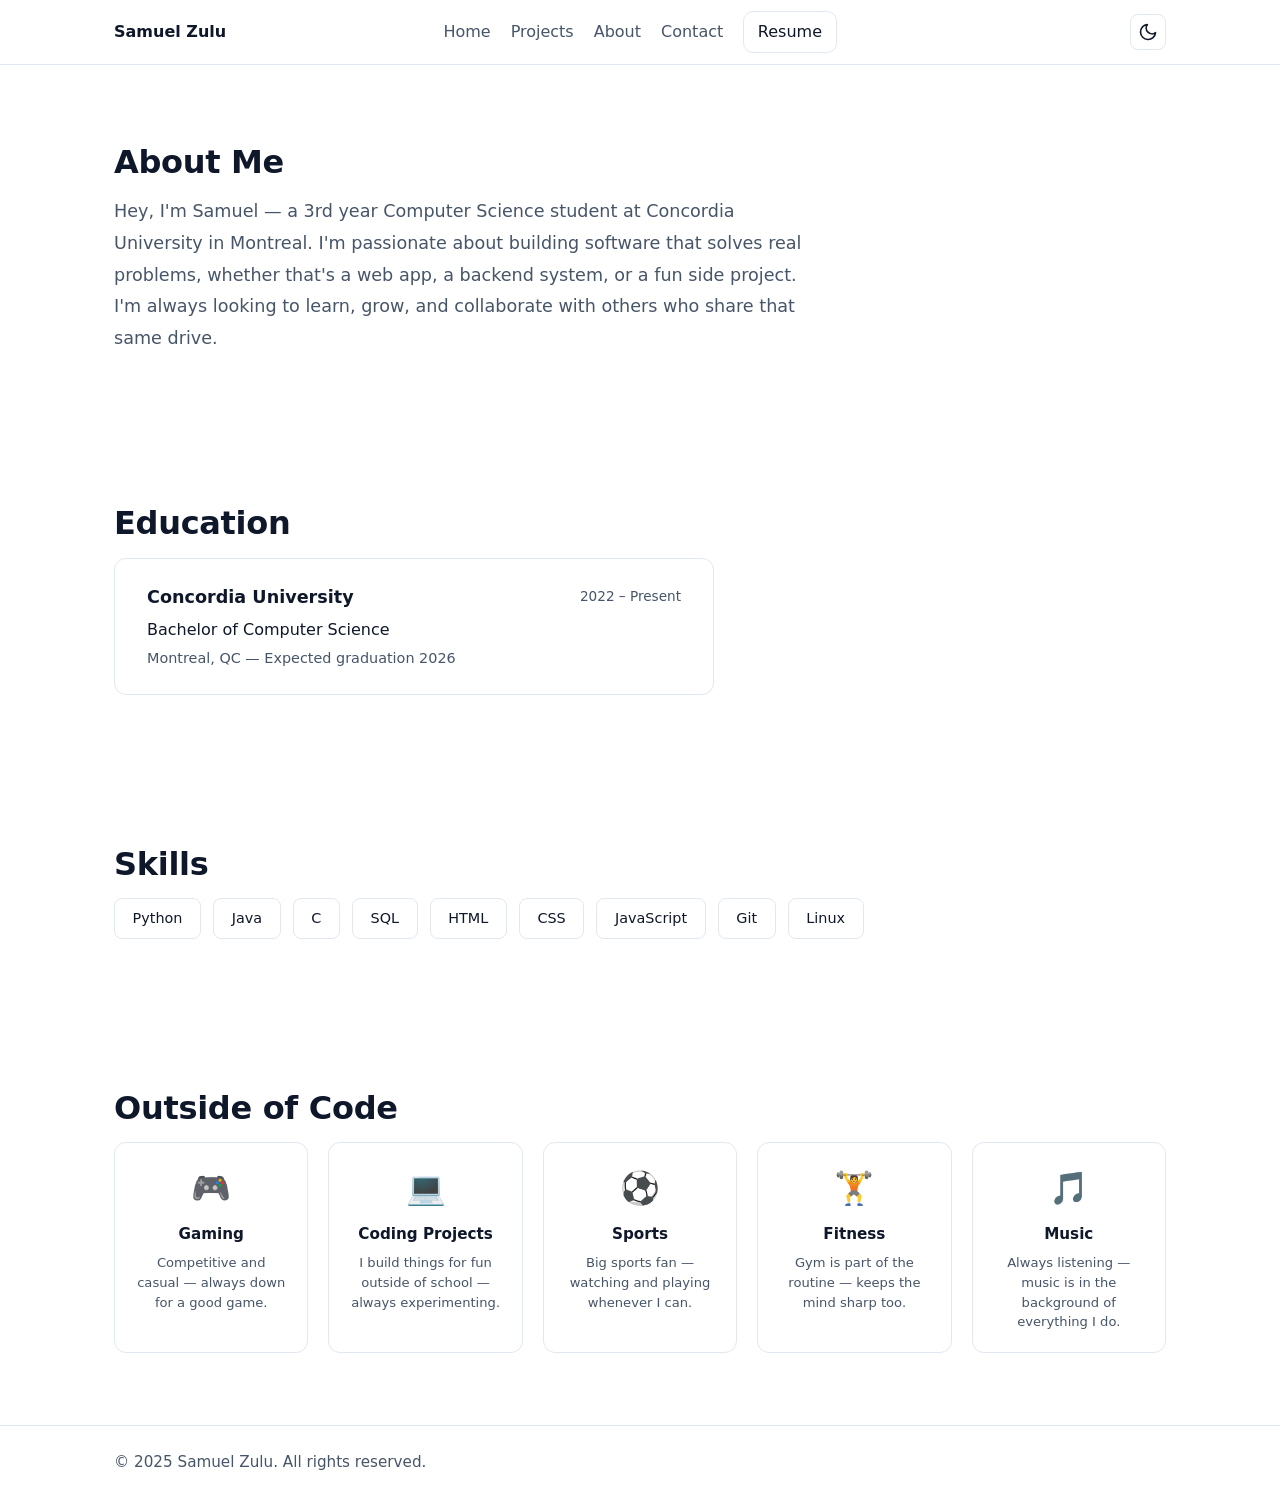
<file: about.html>
<!DOCTYPE html>
<html lang="en">
    <head>
        <meta charset="UTF-8">
        <meta name="viewport" content="width=device-width, initial-scale=1.0">
        <meta name="description" content="About Samuel Zulu — 3rd year CS student at Concordia University, Montreal.">
        <title>Samuel Zulu | About</title>
        <link rel="apple-touch-icon" sizes="180x180" href="/apple-touch-icon.png">
        <link rel="icon" type="image/png" sizes="32x32" href="/favicon-32x32.png">
        <link rel="icon" type="image/png" sizes="16x16" href="/favicon-16x16.png">
        <link rel="stylesheet" href="css/styles.css">
    </head>

    <body>
        <header class="navbar">
            <div class="container">
                <div class="logo">Samuel Zulu</div>
                <div class="nav-center">
                    <nav class="nav-links" id="primary-nav">
                        <a href="index.html">Home</a>
                        <a href="projects.html">Projects</a>
                        <a href="about.html" class="active">About</a>
                        <a href="contact.html">Contact</a>
                        <a href="assets/Samuel_Zulu_Resume.pdf" class="resume-btn">Resume</a>
                    </nav>

                    
                </div>
                <button
                    class="nav-toggle"
                    aria-label="open menu"
                    aria-expanded="false"
                    aria-controls="primary-nav"
                >
                    <span class="bar"></span>
                    <span class="bar"></span>
                    <span class="bar"></span>
                </button>
                <!-- Dark Mode button -->
                <button class="theme-toggle" id="theme-toggle" aria-label="Toggle dark mode">
                    <svg id="icon-moon" xmlns="http://www.w3.org/2000/svg" width="20" height="20" viewBox="0 0 24 24" fill="none" stroke="currentColor" stroke-width="2" stroke-linecap="round" stroke-linejoin="round">
                        <path d="M21 12.79A9 9 0 1 1 11.21 3 7 7 0 0 0 21 12.79z"/>
                    </svg>
                    <svg id="icon-sun" xmlns="http://www.w3.org/2000/svg" width="20" height="20" viewBox="0 0 24 24" fill="none" stroke="currentColor" stroke-width="2" stroke-linecap="round" stroke-linejoin="round" style="display:none">
                        <circle cx="12" cy="12" r="5"/>
                        <line x1="12" y1="1" x2="12" y2="3"/>
                        <line x1="12" y1="21" x2="12" y2="23"/>
                        <line x1="4.22" y1="4.22" x2="5.64" y2="5.64"/>
                        <line x1="18.36" y1="18.36" x2="19.78" y2="19.78"/>
                        <line x1="1" y1="12" x2="3" y2="12"/>
                        <line x1="21" y1="12" x2="23" y2="12"/>
                        <line x1="4.22" y1="19.78" x2="5.64" y2="18.36"/>
                        <line x1="18.36" y1="5.64" x2="19.78" y2="4.22"/>
                    </svg>
                </button>
            </div>
        </header>

        <main>

            <!-- Bio -->
            <section class="about-page section" id="about">
                <div class="container">
                    <h1 class="section-title reveal">About Me</h1>
                    <p class="about-bio reveal">
                        Hey, I'm Samuel — a 3rd year Computer Science student at Concordia University in Montreal.
                        I'm passionate about building software that solves real problems, whether that's a web app,
                        a backend system, or a fun side project. I'm always looking to learn, grow, and collaborate
                        with others who share that same drive.
                    </p>
                </div>
            </section>

            <!-- Education -->
            <section class="section" id="education">
                <div class="container">
                    <h2 class="section-title reveal">Education</h2>
                    <div class="education-card reveal">
                        <div class="edu-header">
                            <h3>Concordia University</h3>
                            <span class="edu-year">2022 – Present</span>
                        </div>
                        <p class="edu-degree">Bachelor of Computer Science</p>
                        <p class="edu-detail">Montreal, QC &mdash; Expected graduation 2026</p>
                    </div>
                </div>
            </section>

            <!-- Skills -->
            <section class="section" id="skills">
                <div class="container">
                    <h2 class="section-title reveal">Skills</h2>
                    <div class="skills-grid reveal">
                        <div class="skill-tag">Python</div>
                        <div class="skill-tag">Java</div>
                        <div class="skill-tag">C</div>
                        <div class="skill-tag">SQL</div>
                        <div class="skill-tag">HTML</div>
                        <div class="skill-tag">CSS</div>
                        <div class="skill-tag">JavaScript</div>
                        <div class="skill-tag">Git</div>
                        <div class="skill-tag">Linux</div>
                    </div>
                </div>
            </section>

            <!-- Hobbies -->
            <section class="section" id="hobbies">
                <div class="container">
                    <h2 class="section-title reveal">Outside of Code</h2>
                    <div class="hobbies-grid reveal">
                        <div class="hobby-card">
                            <span class="hobby-icon">🎮</span>
                            <h4>Gaming</h4>
                            <p>Competitive and casual — always down for a good game.</p>
                        </div>
                        <div class="hobby-card">
                            <span class="hobby-icon">💻</span>
                            <h4>Coding Projects</h4>
                            <p>I build things for fun outside of school — always experimenting.</p>
                        </div>
                        <div class="hobby-card">
                            <span class="hobby-icon">⚽</span>
                            <h4>Sports</h4>
                            <p>Big sports fan — watching and playing whenever I can.</p>
                        </div>
                        <div class="hobby-card">
                            <span class="hobby-icon">🏋️</span>
                            <h4>Fitness</h4>
                            <p>Gym is part of the routine — keeps the mind sharp too.</p>
                        </div>
                        <div class="hobby-card">
                            <span class="hobby-icon">🎵</span>
                            <h4>Music</h4>
                            <p>Always listening — music is in the background of everything I do.</p>
                        </div>
                    </div>
                </div>
            </section>

        </main>

        <footer class="footer">
            <div class="container">
                <p>&copy; 2025 Samuel Zulu. All rights reserved.</p>
            </div>
        </footer>

        <script src="js/main.js"></script>
    </body>
</html>
</file>
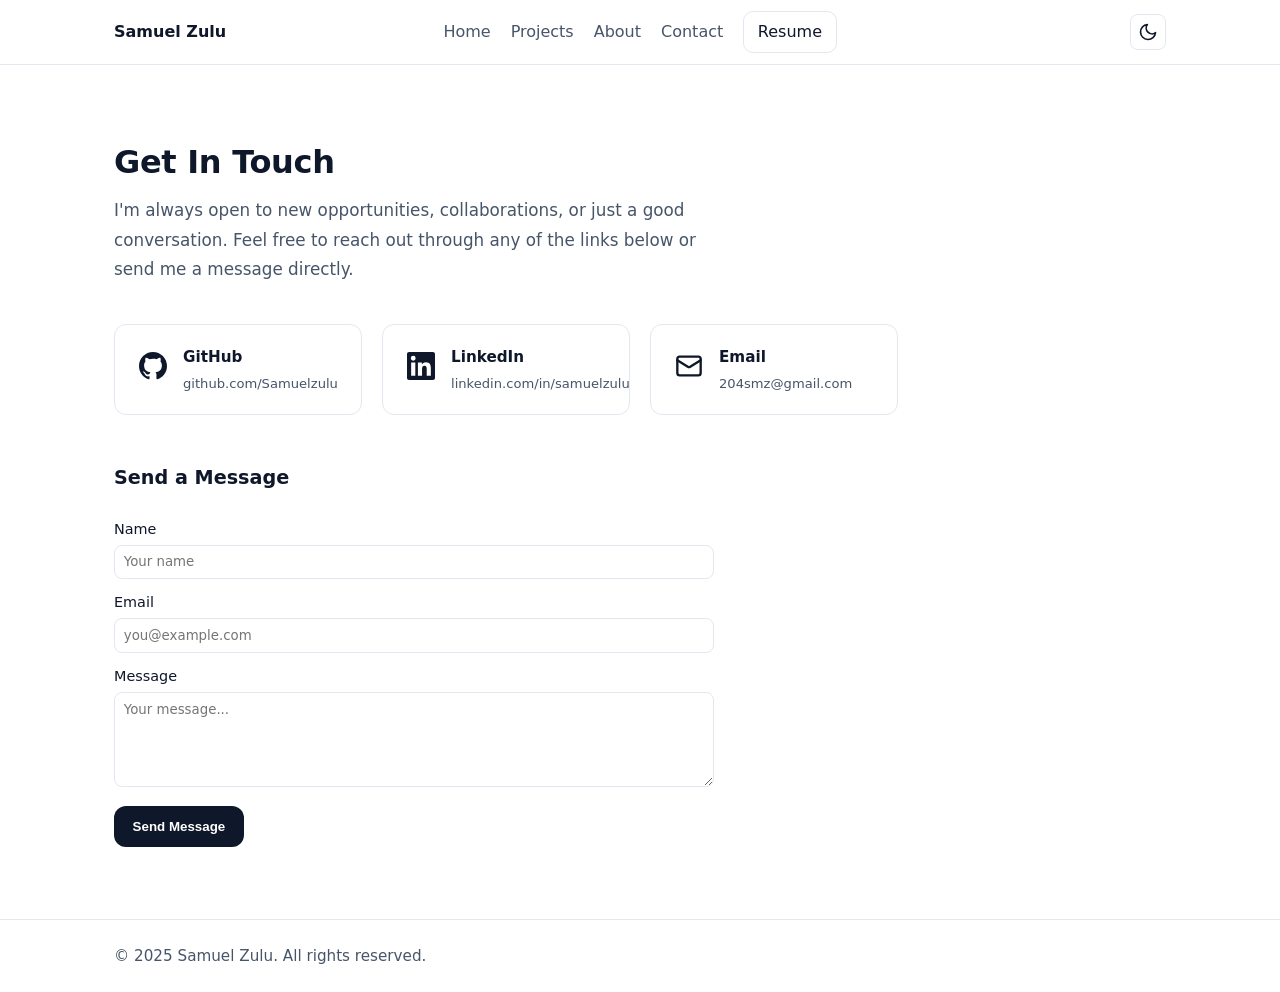
<file: contact.html>
<!DOCTYPE html>
<html lang="en">
    <head>
        <meta charset="UTF-8">
        <meta name="viewport" content="width=device-width, initial-scale=1.0">
        <meta name="description" content="Get in touch with Samuel Zulu — GitHub, LinkedIn, and email.">
        <title>Samuel Zulu | Contact</title>
        <link rel="apple-touch-icon" sizes="180x180" href="/apple-touch-icon.png">
        <link rel="icon" type="image/png" sizes="32x32" href="/favicon-32x32.png">
        <link rel="icon" type="image/png" sizes="16x16" href="/favicon-16x16.png">
        <link rel="stylesheet" href="css/styles.css">
    </head>

    <body>
        <header class="navbar">
            <div class="container">
                <div class="logo">Samuel Zulu</div>
                <div class="nav-center">
                    <nav class="nav-links" id="primary-nav">
                        <a href="index.html">Home</a>
                        <a href="projects.html">Projects</a>
                        <a href="about.html">About</a>
                        <a href="contact.html" class="active">Contact</a>
                        <a href="assets/Samuel_Zulu_Resume.pdf" class="resume-btn">Resume</a>
                    </nav>
                </div>
                <button
                    class="nav-toggle"
                    aria-label="open menu"
                    aria-expanded="false"
                    aria-controls="primary-nav"
                >
                    <span class="bar"></span>
                    <span class="bar"></span>
                    <span class="bar"></span>
                </button>
                <!-- Dark Mode button -->
                <button class="theme-toggle" id="theme-toggle" aria-label="Toggle dark mode">
                    <svg id="icon-moon" xmlns="http://www.w3.org/2000/svg" width="20" height="20" viewBox="0 0 24 24" fill="none" stroke="currentColor" stroke-width="2" stroke-linecap="round" stroke-linejoin="round">
                        <path d="M21 12.79A9 9 0 1 1 11.21 3 7 7 0 0 0 21 12.79z"/>
                    </svg>
                    <svg id="icon-sun" xmlns="http://www.w3.org/2000/svg" width="20" height="20" viewBox="0 0 24 24" fill="none" stroke="currentColor" stroke-width="2" stroke-linecap="round" stroke-linejoin="round" style="display:none">
                        <circle cx="12" cy="12" r="5"/>
                        <line x1="12" y1="1" x2="12" y2="3"/>
                        <line x1="12" y1="21" x2="12" y2="23"/>
                        <line x1="4.22" y1="4.22" x2="5.64" y2="5.64"/>
                        <line x1="18.36" y1="18.36" x2="19.78" y2="19.78"/>
                        <line x1="1" y1="12" x2="3" y2="12"/>
                        <line x1="21" y1="12" x2="23" y2="12"/>
                        <line x1="4.22" y1="19.78" x2="5.64" y2="18.36"/>
                        <line x1="18.36" y1="5.64" x2="19.78" y2="4.22"/>
                    </svg>
                </button>
            </div>
        </header>

        <main>

            <section class="section" id="contact">
                <div class="container">
                    <h1 class="section-title reveal">Get In Touch</h1>
                    <p class="contact-intro reveal">
                        I'm always open to new opportunities, collaborations, or just a good conversation.
                        Feel free to reach out through any of the links below or send me a message directly.
                    </p>

                    <!-- Contact Links -->
                    <div class="contact-links-grid reveal">
                        <a href="https://github.com/Samuelzulu" class="contact-link-card" target="_blank">
                            <span class="contact-link-icon">
                                <svg xmlns="http://www.w3.org/2000/svg" width="28" height="28" viewBox="0 0 24 24" fill="currentColor">
                                    <path d="M12 0C5.37 0 0 5.37 0 12c0 5.3 3.438 9.8 8.205 11.385.6.113.82-.258.82-.577
                                    0-.285-.01-1.04-.015-2.04-3.338.724-4.042-1.61-4.042-1.61-.546-1.387-1.333-1.756-1.333-1.756
                                    -1.089-.745.083-.729.083-.729 1.205.084 1.84 1.236 1.84 1.236 1.07 1.835 2.809 1.305
                                    3.495.998.108-.776.418-1.305.762-1.605-2.665-.3-5.466-1.332-5.466-5.93
                                    0-1.31.465-2.38 1.235-3.22-.135-.303-.54-1.523.105-3.176 0 0 1.005-.322
                                    3.3 1.23a11.52 11.52 0 0 1 3-.405c1.02.005 2.045.138 3 .405
                                    2.28-1.552 3.285-1.23 3.285-1.23.645 1.653.24 2.873.12 3.176.765.84
                                    1.23 1.91 1.23 3.22 0 4.61-2.805 5.625-5.475 5.92.42.36.81 1.096.81
                                    2.22 0 1.606-.015 2.896-.015 3.286 0 .315.21.69.825.57C20.565 21.795
                                    24 17.295 24 12c0-6.63-5.37-12-12-12z"/>
                                </svg>
                            </span>
                            <div>
                                <h3>GitHub</h3>
                                <p>github.com/Samuelzulu</p>
                            </div>
                        </a>

                        <a href="https://www.linkedin.com/in/samuel-zulu-51141b249/" class="contact-link-card" target="_blank">
                            <span class="contact-link-icon">
                                <svg xmlns="http://www.w3.org/2000/svg" width="28" height="28" viewBox="0 0 24 24" fill="currentColor">
                                    <path d="M20.447 20.452h-3.554v-5.569c0-1.328-.027-3.037-1.852-3.037
                                    -1.853 0-2.136 1.445-2.136 2.939v5.667H9.351V9h3.414v1.561h.046
                                    c.477-.9 1.637-1.85 3.37-1.85 3.601 0 4.267 2.37 4.267 5.455v6.286zM5.337
                                    7.433a2.062 2.062 0 0 1-2.063-2.065 2.064 2.064 0 1 1 2.063 2.065zm1.782
                                    13.019H3.555V9h3.564v11.452zM22.225 0H1.771C.792 0 0 .774 0 1.729v20.542
                                    C0 23.227.792 24 1.771 24h20.451C23.2 24 24 23.227 24 22.271V1.729C24 .774
                                    23.2 0 22.222 0h.003z"/>
                                </svg>
                            </span>
                            <div>
                                <h3>LinkedIn</h3>
                                <p>linkedin.com/in/samuelzulu</p>
                            </div>
                        </a>

                        <a href="mailto:204smz@gmail.com" class="contact-link-card">
                            <span class="contact-link-icon">
                                <svg xmlns="http://www.w3.org/2000/svg" width="28" height="28" viewBox="0 0 24 24" fill="none" stroke="currentColor" stroke-width="2" stroke-linecap="round" stroke-linejoin="round">
                                    <rect x="2" y="4" width="20" height="16" rx="2"/>
                                    <path d="m22 7-8.97 5.7a1.94 1.94 0 0 1-2.06 0L2 7"/>
                                </svg>
                            </span>
                            <div>
                                <h3>Email</h3>
                                <p>204smz@gmail.com</p>
                            </div>
                        </a>
                    </div>

                    <!-- Contact Form -->
                    <div class="contact-form-wrapper reveal">
                        <h2>Send a Message</h2>
                        <form class="contact-form" action="mailto:204smz@gmail.com" method="GET" enctype="text/plain">
                            <label>
                                Name
                                <input type="text" name="name" placeholder="Your name">
                            </label>
                            <label>
                                Email
                                <input type="email" name="email" placeholder="you@example.com">
                            </label>
                            <label>
                                Message
                                <textarea rows="5" name="body" placeholder="Your message..."></textarea>
                            </label>
                            <button type="submit" class="btn primary">Send Message</button>
                        </form>
                    </div>

                </div>
            </section>

        </main>

        <footer class="footer">
            <div class="container">
                <p>&copy; 2025 Samuel Zulu. All rights reserved.</p>
            </div>
        </footer>

        <script src="js/main.js"></script>
    </body>
</html>
</file>
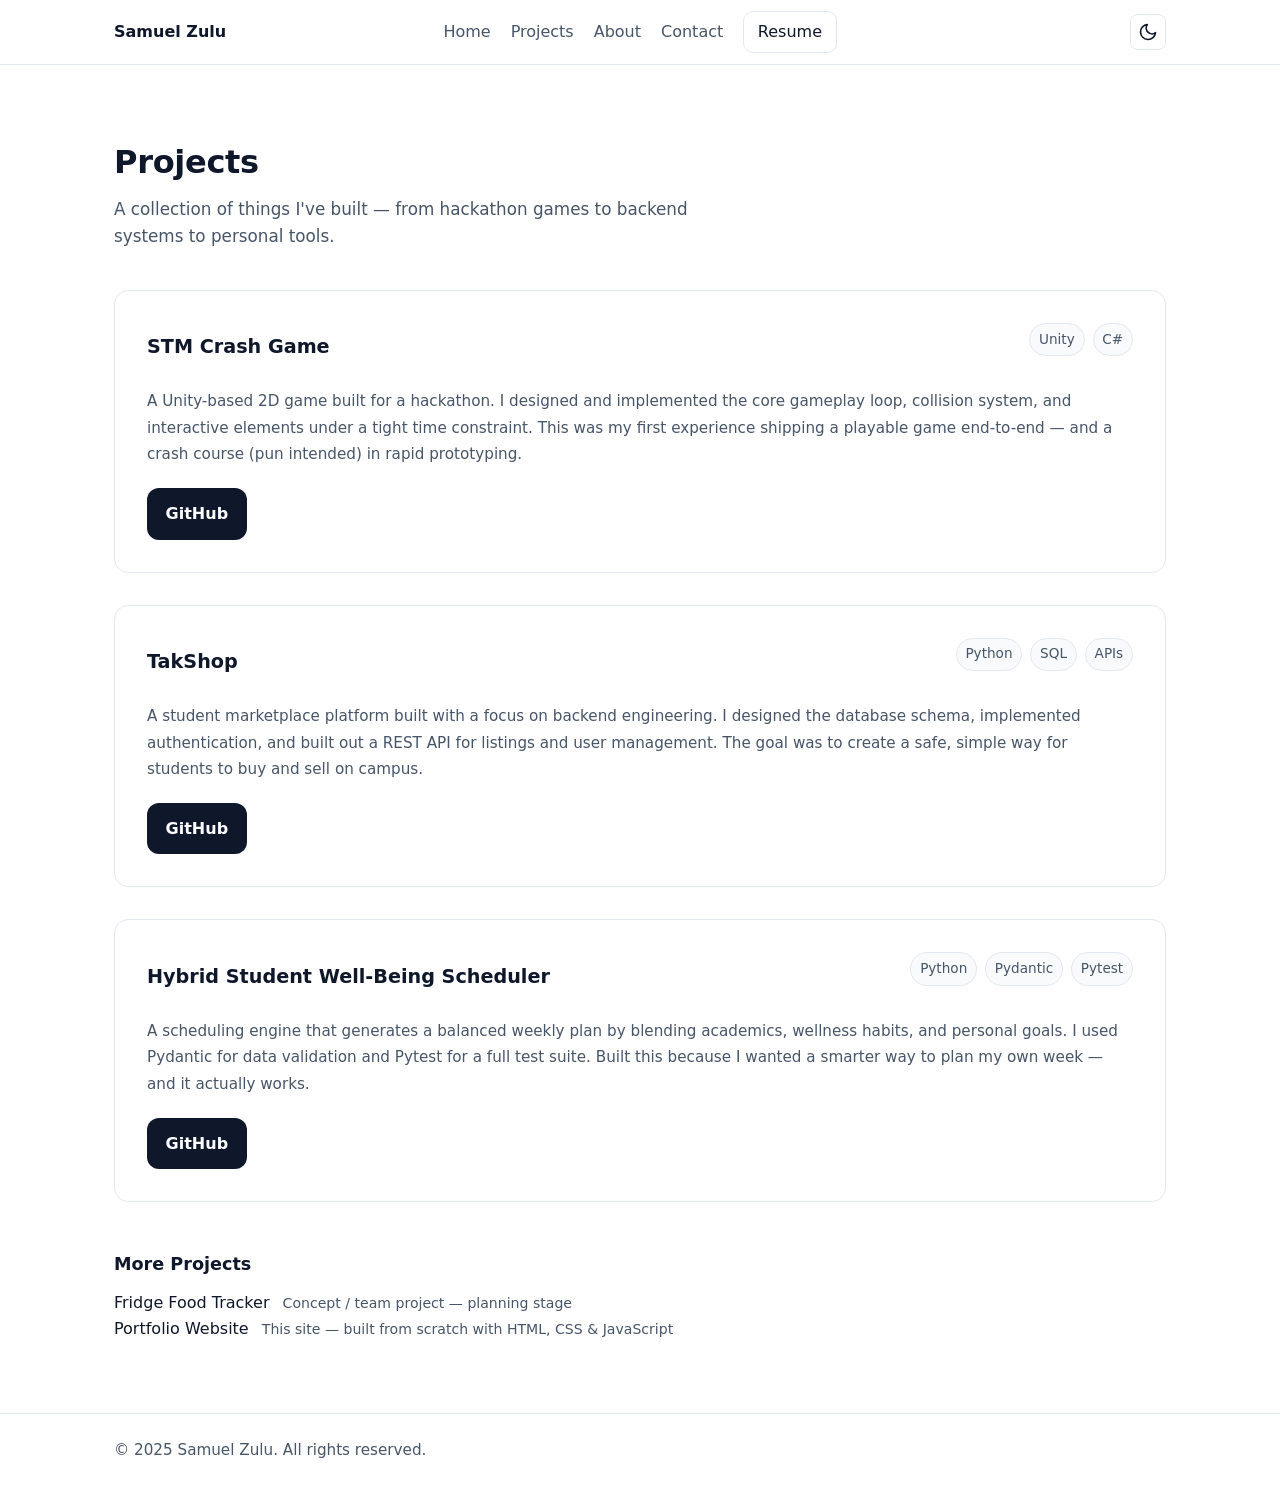
<file: projects.html>
<!DOCTYPE html>
<html lang="en">
    <head>
        <meta charset="UTF-8">
        <meta name="viewport" content="width=device-width, initial-scale=1.0">
        <meta name="description" content="Projects by Samuel Zulu — Unity games, backend systems, and more.">
        <title>Samuel Zulu | Projects</title>
        <link rel="apple-touch-icon" sizes="180x180" href="/apple-touch-icon.png">
        <link rel="icon" type="image/png" sizes="32x32" href="/favicon-32x32.png">
        <link rel="icon" type="image/png" sizes="16x16" href="/favicon-16x16.png">
        <link rel="stylesheet" href="css/styles.css">
    </head>

    <body>
        <header class="navbar">
            <div class="container">
                <div class="logo">Samuel Zulu</div>
                <div class="nav-center">
                    <nav class="nav-links" id="primary-nav">
                        <a href="index.html">Home</a>
                        <a href="projects.html" class="active">Projects</a>
                        <a href="about.html">About</a>
                        <a href="contact.html">Contact</a>
                        <a href="assets/Samuel_Zulu_Resume.pdf" class="resume-btn">Resume</a>
                    </nav>
                </div>
                <button
                    class="nav-toggle"
                    aria-label="open menu"
                    aria-expanded="false"
                    aria-controls="primary-nav"
                >
                    <span class="bar"></span>
                    <span class="bar"></span>
                    <span class="bar"></span>
                </button>
                <!-- Dark Mode button -->
                <button class="theme-toggle" id="theme-toggle" aria-label="Toggle dark mode">
                    <svg id="icon-moon" xmlns="http://www.w3.org/2000/svg" width="20" height="20" viewBox="0 0 24 24" fill="none" stroke="currentColor" stroke-width="2" stroke-linecap="round" stroke-linejoin="round">
                        <path d="M21 12.79A9 9 0 1 1 11.21 3 7 7 0 0 0 21 12.79z"/>
                    </svg>
                    <svg id="icon-sun" xmlns="http://www.w3.org/2000/svg" width="20" height="20" viewBox="0 0 24 24" fill="none" stroke="currentColor" stroke-width="2" stroke-linecap="round" stroke-linejoin="round" style="display:none">
                        <circle cx="12" cy="12" r="5"/>
                        <line x1="12" y1="1" x2="12" y2="3"/>
                        <line x1="12" y1="21" x2="12" y2="23"/>
                        <line x1="4.22" y1="4.22" x2="5.64" y2="5.64"/>
                        <line x1="18.36" y1="18.36" x2="19.78" y2="19.78"/>
                        <line x1="1" y1="12" x2="3" y2="12"/>
                        <line x1="21" y1="12" x2="23" y2="12"/>
                        <line x1="4.22" y1="19.78" x2="5.64" y2="18.36"/>
                        <line x1="18.36" y1="5.64" x2="19.78" y2="4.22"/>
                    </svg>
                </button>
            </div>
        </header>

        <main>

            <section class="section" id="projects">
                <div class="container">
                    <h1 class="section-title reveal">Projects</h1>
                    <p class="projects-intro reveal">A collection of things I've built — from hackathon games to backend systems to personal tools.</p>

                    <!-- Main Projects -->
                    <div class="project-list">

                        <article class="project-list-card reveal">
                            <div class="project-list-header">
                                <h2>STM Crash Game</h2>
                                <div class="project-tags">
                                    <span>Unity</span>
                                    <span>C#</span>
                                </div>
                            </div>
                            <p class="project-list-desc">
                                A Unity-based 2D game built for a hackathon. I designed and implemented the core gameplay loop,
                                collision system, and interactive elements under a tight time constraint. This was my first
                                experience shipping a playable game end-to-end — and a crash course (pun intended) in rapid prototyping.
                            </p>
                            <div class="project-list-links">
                                <a href="https://github.com/Samuelzulu/stm-crash-game" class="btn primary" target="_blank">GitHub</a>
                            </div>
                        </article>

                        <article class="project-list-card reveal">
                            <div class="project-list-header">
                                <h2>TakShop</h2>
                                <div class="project-tags">
                                    <span>Python</span>
                                    <span>SQL</span>
                                    <span>APIs</span>
                                </div>
                            </div>
                            <p class="project-list-desc">
                                A student marketplace platform built with a focus on backend engineering. I designed the
                                database schema, implemented authentication, and built out a REST API for listings and user
                                management. The goal was to create a safe, simple way for students to buy and sell on campus.
                            </p>
                            <div class="project-list-links">
                                <a href="https://github.com/Samuelzulu/TakShop" class="btn primary" target="_blank">GitHub</a>
                            </div>
                        </article>

                        <article class="project-list-card reveal">
                            <div class="project-list-header">
                                <h2>Hybrid Student Well-Being Scheduler</h2>
                                <div class="project-tags">
                                    <span>Python</span>
                                    <span>Pydantic</span>
                                    <span>Pytest</span>
                                </div>
                            </div>
                            <p class="project-list-desc">
                                A scheduling engine that generates a balanced weekly plan by blending academics, wellness habits,
                                and personal goals. I used Pydantic for data validation and Pytest for a full test suite.
                                Built this because I wanted a smarter way to plan my own week — and it actually works.
                            </p>
                            <div class="project-list-links">
                                <a href="https://github.com/Samuelzulu/wellbeing-scheduler" class="btn primary" target="_blank">GitHub</a>
                            </div>
                        </article>

                    </div>

                    <!-- More Projects -->
                    <h2 class="more-projects-title reveal">More Projects</h2>
                    <ul class="more-projects reveal">
                        <li>
                            <span class="more-project-name">Fridge Food Tracker</span>
                            <span class="more-project-meta">Concept / team project — planning stage</span>
                        </li>
                        <li>
                            <span class="more-project-name">Portfolio Website</span>
                            <span class="more-project-meta">This site — built from scratch with HTML, CSS & JavaScript</span>
                        </li>
                    </ul>

                </div>
            </section>

        </main>

        <footer class="footer">
            <div class="container">
                <p>&copy; 2025 Samuel Zulu. All rights reserved.</p>
            </div>
        </footer>

        <script src="js/main.js"></script>
    </body>
</html>
</file>
<file: css/styles.css>
/* ============================================================
   TABLE OF CONTENTS
   1. Reset & Base
   2. CSS Variables (Light mode default)
   3. Dark Mode Overrides
   4. Typography & Global
   5. Layout
   6. Navbar
   7. Hero
   8. Buttons
   9. Sections
   10. Projects (index)
   11. Skills & About (index)
   12. Contact (index)
   13. Footer
   14. Reveal Animation
   15. About Page
   16. Projects Page
   17. Contact Page
   18. Dark Mode Toggle
   19. Responsive
   ============================================================ */


/* ── 1. Reset & Base ─────────────────────────── */
* {
    margin: 0;
    padding: 0;
    box-sizing: border-box;
}

html {
    scroll-behavior: smooth;
    scroll-padding-top: 80px;
}


/* ── 2. CSS Variables (Light mode = default) ─── */
:root {
    --max-width: 1100px;
    --pad-x: 1.5rem;

    --bg:           #ffffff;
    --bg-secondary: #f8fafc;
    --card-bg:      #ffffff;
    --navbar-bg:    rgba(255, 255, 255, 0.9);
    --footer-bg:    #ffffff;

    --text-primary:   #0f172a;
    --text-secondary: #475569;
    --border:         #e2e8f0;
    --border-hover:   #cbd5e1;
    --accent:         #0f172a;

    --btn-bg:   #0f172a;
    --btn-text: #ffffff;

    --input-focus: #94a3b8;
    --shadow: rgba(15, 23, 42, 0.06);
}


/* ── 3. Dark Mode Overrides ──────────────────── */
[data-theme="dark"] {
    --bg:           #0f172a;
    --bg-secondary: #1e293b;
    --card-bg:      #1e293b;
    --navbar-bg:    rgba(15, 23, 42, 0.9);
    --footer-bg:    #0f172a;

    --text-primary:   #f1f5f9;
    --text-secondary: #94a3b8;
    --border:         #334155;
    --border-hover:   #475569;
    --accent:         #38bdf8;

    --btn-bg:   #38bdf8;
    --btn-text: #0f172a;

    --input-focus: #38bdf8;
    --shadow: rgba(0, 0, 0, 0.3);
}


/* ── 4. Typography & Global ──────────────────── */
body {
    font-family: system-ui, -apple-system, BlinkMacSystemFont, "Segoe UI", Roboto, Arial, sans-serif;
    color: var(--text-primary);
    background: var(--bg);
    line-height: 1.6;
    transition: background 0.3s ease, color 0.3s ease;
}

a {
    color: inherit;
    text-decoration: none;
}


/* ── 5. Layout ───────────────────────────────── */
.container {
    max-width: var(--max-width);
    margin: 0 auto;
    padding: 0 var(--pad-x);
}


/* ── 6. Navbar ───────────────────────────────── */
.navbar {
    position: sticky;
    top: 0;
    background: var(--navbar-bg);
    backdrop-filter: blur(10px);
    border-bottom: 1px solid var(--border);
    z-index: 10;
    transition: background 0.3s ease, border-color 0.3s ease;
}

.navbar .container {
    display: grid;
    grid-template-columns: 1fr auto 1fr;
    align-items: center;
    height: 64px;
    gap: 1rem;
}

.nav-center { justify-self: center; }
.logo       { justify-self: start; font-weight: 600; }
.nav-toggle { justify-self: end; }

.nav-links {
    display: flex;
    align-items: center;
    gap: 1.25rem;
}

.nav-links a {
    position: relative;
    color: var(--text-secondary);
    transition: color 0.2s;
}

.nav-links a:hover,
.nav-links a.active {
    color: var(--text-primary);
}

.nav-links a::after {
    content: "";
    position: absolute;
    left: 0;
    bottom: -8px;
    width: 0%;
    height: 2px;
    background: var(--accent);
    transition: width 0.2s ease;
}

.nav-links a:hover::after,
.nav-links a.active::after {
    width: 100%;
}

.resume-btn {
    padding: 0.45rem 0.85rem;
    border: 1px solid var(--border);
    border-radius: 10px;
    color: var(--text-primary) !important;
    transition: border-color 0.2s;
}

.resume-btn:hover { border-color: var(--border-hover); }
.resume-btn::after { display: none !important; }

.nav-toggle {
    display: none;
    border: 1px solid var(--border);
    background: var(--card-bg);
    border-radius: 10px;
    padding: 0.5rem 0.6rem;
    cursor: pointer;
}

.nav-toggle .bar {
    display: block;
    width: 18px;
    height: 2px;
    background: var(--text-primary);
    margin: 4px 0;
}


/* ── 7. Hero ─────────────────────────────────── */
.hero { padding: 72px 0; }

.hero .container {
    display: flex;
    align-items: center;
    gap: 3rem;
}

.hero-photo { flex-shrink: 0; }

.hero-photo img {
    width: 200px;
    height: 200px;
    border-radius: 50%;
    object-fit: cover;
    border: 3px solid var(--accent);
}

.hero-text { max-width: 640px; }

.hero-subtitle {
    color: var(--text-secondary);
    font-size: 0.95rem;
    margin-bottom: 0.75rem;
}

.hero h1 {
    font-size: 3rem;
    line-height: 1.1;
    letter-spacing: -0.6px;
    margin-bottom: 1rem;
    color: var(--text-primary);
}

.hero-description {
    color: var(--text-secondary);
    font-size: 1.05rem;
    margin-bottom: 1.5rem;
}

.hero-actions {
    display: flex;
    gap: 0.9rem;
    flex-wrap: wrap;
}


/* ── 8. Buttons ──────────────────────────────── */
.btn {
    display: inline-block;
    padding: 0.75rem 1.1rem;
    border-radius: 12px;
    font-weight: 600;
    border: 1px solid transparent;
    transition: opacity 0.2s, border-color 0.2s;
    cursor: pointer;
}

.btn.primary {
    background: var(--btn-bg);
    color: var(--btn-text);
}

.btn.primary:hover { opacity: 0.88; }

.btn.secondary {
    border-color: var(--border);
    color: var(--text-primary);
    background: transparent;
}

.btn.secondary:hover { border-color: var(--border-hover); }


/* ── 9. Sections ─────────────────────────────── */
section { padding: 72px 0; }

.section-title {
    font-size: 2rem;
    letter-spacing: -0.3px;
    color: var(--text-primary);
    margin-bottom: 0.5rem;
}

.section-intro {
    color: var(--text-secondary);
    margin-top: 0.5rem;
    margin-bottom: 1.75rem;
    max-width: 60ch;
}


/* ── 10. Projects (index) ────────────────────── */
.projects-grid {
    display: grid;
    grid-template-columns: repeat(3, 1fr);
    gap: 1.25rem;
    margin-top: 1.5rem;
}

.project-card {
    border: 1px solid var(--border);
    border-radius: 14px;
    padding: 1.25rem;
    background: var(--card-bg);
    transition: transform 0.18s ease, border-color 0.18s ease, box-shadow 0.18s ease;
    cursor: pointer;
}

.project-card:hover {
    transform: translateY(-3px);
    border-color: var(--border-hover);
    box-shadow: 0 8px 24px var(--shadow);
}

.project-card h3 {
    font-size: 1.15rem;
    margin-bottom: 0.5rem;
    color: var(--text-primary);
}

.project-desc {
    color: var(--text-secondary);
    margin-bottom: 1rem;
}

.project-tags {
    display: flex;
    flex-wrap: wrap;
    gap: 0.5rem;
    margin-bottom: 1rem;
}

.project-tags span {
    font-size: 0.85rem;
    padding: 0.3rem 0.55rem;
    border: 1px solid var(--border);
    border-radius: 999px;
    color: var(--text-secondary);
    background: var(--bg-secondary);
}

.project-links { display: flex; gap: 0.9rem; }

.link { color: var(--text-primary); font-weight: 600; }
.link:hover { text-decoration: underline; }

.project-links .link { padding: 0.15rem 0.25rem; border-radius: 8px; }
.project-links .link:hover { background: var(--bg-secondary); text-decoration: none; }

.more-projects-title {
    margin-top: 2.5rem;
    margin-bottom: 0.75rem;
    font-size: 1.1rem;
    color: var(--text-primary);
}

.more-projects { list-style: none; padding: 0; }
.more-projects li { color: var(--text-secondary); }
.more-projects a { font-weight: 600; color: var(--text-primary); }
.more-projects a:hover { text-decoration: underline; }


/* ── 11. Skills & About (index) ──────────────── */
.about-skills-grid {
    display: grid;
    grid-template-columns: 1.15fr 0.85fr;
    gap: 2rem;
    align-items: start;
}

.skills-group { margin-top: 1.75rem; }

.skills-group h3 {
    font-size: 1rem;
    margin-bottom: 0.6rem;
    color: var(--text-primary);
}

.pill-row { display: flex; flex-wrap: wrap; gap: 0.55rem; }

.pill {
    font-size: 0.9rem;
    padding: 0.35rem 0.65rem;
    border: 1px solid var(--border);
    border-radius: 999px;
    color: var(--text-secondary);
    background: var(--bg-secondary);
}

.about-text {
    color: var(--text-secondary);
    margin-top: 1rem;
    margin-bottom: 1.25rem;
    max-width: 60ch;
}

.about-next {
    display: grid;
    grid-template-columns: 1fr;
    gap: 1rem;
    margin-bottom: 1.25rem;
}

.info-box {
    border: 1px solid var(--border);
    border-radius: 14px;
    padding: 1rem;
    background: var(--card-bg);
}

.info-box h3 { font-size: 1rem; margin-bottom: 0.5rem; color: var(--text-primary); }
.info-box ul { padding-left: 1.15rem; color: var(--text-secondary); }
.about-links { display: flex; gap: 0.9rem; flex-wrap: wrap; }


/* ── 12. Contact (index) ─────────────────────── */
.contact-grid {
    display: grid;
    grid-template-columns: 1fr 1fr;
    gap: 2rem;
    margin-top: 1.5rem;
}

.contact-info p { color: var(--text-secondary); margin-bottom: 1rem; max-width: 60ch; }
.contact-list { list-style: none; padding: 0; }
.contact-list li { margin-bottom: 0.6rem; }
.contact-list a { font-weight: 600; }

.contact-form label {
    display: block;
    font-size: 0.9rem;
    margin-bottom: 0.75rem;
    color: var(--text-primary);
}

.contact-form input,
.contact-form textarea {
    width: 100%;
    margin-top: 0.25rem;
    padding: 0.55rem;
    border-radius: 8px;
    border: 1px solid var(--border);
    font-family: inherit;
    background: var(--bg);
    color: var(--text-primary);
    transition: border-color 0.2s, background 0.3s;
}

.contact-form input:focus,
.contact-form textarea:focus {
    outline: none;
    border-color: var(--input-focus);
}


/* ── 13. Footer ──────────────────────────────── */
.footer {
    border-top: 1px solid var(--border);
    padding: 24px 0;
    background: var(--footer-bg);
    transition: background 0.3s ease;
}

.footer-inner { display: flex; justify-content: space-between; align-items: center; gap: 1rem; }
.footer-text  { color: var(--text-secondary); font-size: 0.95rem; }
.footer-links { display: flex; gap: 1rem; flex-wrap: wrap; }

.footer-links a { color: var(--text-secondary); font-weight: 600; font-size: 0.95rem; }
.footer-links a:hover { color: var(--text-primary); text-decoration: underline; }

.footer p { color: var(--text-secondary); font-size: 0.95rem; }


/* ── 14. Reveal Animation ────────────────────── */
.reveal {
    opacity: 0;
    transform: translateY(10px);
    transition: opacity 0.6s ease, transform 0.6s ease;
}

.reveal.visible { opacity: 1; transform: translateY(0); }
.reveal[data-delay] { transition-delay: var(--delay); }

@media (prefers-reduced-motion: reduce) {
    html { scroll-behavior: auto; }
    .reveal { transition: none; transform: none; opacity: 1; }
}


/* ── 15. About Page ──────────────────────────── */
.about-bio {
    font-size: 1.1rem;
    line-height: 1.8;
    max-width: 700px;
    color: var(--text-secondary);
}

.education-card {
    background: var(--card-bg);
    border: 1px solid var(--border);
    border-radius: 12px;
    padding: 1.5rem 2rem;
    max-width: 600px;
}

.edu-header { display: flex; justify-content: space-between; align-items: center; margin-bottom: 0.4rem; }
.edu-header h3 { font-size: 1.1rem; font-weight: 600; color: var(--text-primary); }
.edu-year { font-size: 0.85rem; color: var(--text-secondary); }
.edu-degree { font-weight: 500; color: var(--accent); margin-bottom: 0.25rem; }
.edu-detail { font-size: 0.9rem; color: var(--text-secondary); }

.skills-grid { display: flex; flex-wrap: wrap; gap: 0.75rem; }

.skill-tag {
    background: var(--card-bg);
    border: 1px solid var(--border);
    border-radius: 8px;
    padding: 0.5rem 1.1rem;
    font-size: 0.9rem;
    font-weight: 500;
    color: var(--text-primary);
    transition: border-color 0.2s;
}

.skill-tag:hover { border-color: var(--accent); }

.hobbies-grid {
    display: grid;
    grid-template-columns: repeat(auto-fill, minmax(180px, 1fr));
    gap: 1.25rem;
}

.hobby-card {
    background: var(--card-bg);
    border: 1px solid var(--border);
    border-radius: 12px;
    padding: 1.25rem;
    text-align: center;
    transition: transform 0.2s, border-color 0.2s;
}

.hobby-card:hover { transform: translateY(-4px); border-color: var(--accent); }
.hobby-icon { font-size: 2rem; display: block; margin-bottom: 0.5rem; }
.hobby-card h4 { font-size: 0.95rem; font-weight: 600; margin-bottom: 0.4rem; color: var(--text-primary); }
.hobby-card p { font-size: 0.82rem; color: var(--text-secondary); line-height: 1.5; }


/* ── 16. Projects Page ───────────────────────── */
.projects-intro { font-size: 1.05rem; color: var(--text-secondary); margin-bottom: 2.5rem; max-width: 620px; }

.project-list { display: flex; flex-direction: column; gap: 2rem; margin-bottom: 3rem; }

.project-list-card {
    background: var(--card-bg);
    border: 1px solid var(--border);
    border-radius: 14px;
    padding: 2rem;
    transition: border-color 0.2s, transform 0.2s;
}

.project-list-card:hover { border-color: var(--accent); transform: translateY(-3px); }

.project-list-header {
    display: flex;
    align-items: center;
    justify-content: space-between;
    flex-wrap: wrap;
    gap: 0.75rem;
    margin-bottom: 1rem;
}

.project-list-header h2 { font-size: 1.2rem; font-weight: 600; color: var(--text-primary); }
.project-list-desc { font-size: 0.95rem; color: var(--text-secondary); line-height: 1.75; margin-bottom: 1.25rem; }
.project-list-links { display: flex; gap: 0.75rem; }
.more-project-name { font-weight: 500; color: var(--text-primary); margin-right: 0.5rem; }
.more-project-meta { font-size: 0.88rem; color: var(--text-secondary); }


/* ── 17. Contact Page ────────────────────────── */
.contact-intro { font-size: 1.05rem; color: var(--text-secondary); max-width: 600px; line-height: 1.75; margin-bottom: 2.5rem; }

.contact-links-grid {
    display: grid;
    grid-template-columns: repeat(auto-fill, minmax(220px, 1fr));
    gap: 1.25rem;
    margin-bottom: 3rem;
}

.contact-link-card {
    display: flex;
    align-items: center;
    gap: 1rem;
    background: var(--card-bg);
    border: 1px solid var(--border);
    border-radius: 12px;
    padding: 1.25rem 1.5rem;
    text-decoration: none;
    color: var(--text-primary);
    transition: border-color 0.2s, transform 0.2s;
}

.contact-link-card:hover { border-color: var(--accent); transform: translateY(-3px); }
.contact-link-icon { color: var(--accent); flex-shrink: 0; }
.contact-link-card h3 { font-size: 0.95rem; font-weight: 600; margin-bottom: 0.2rem; color: var(--text-primary); }
.contact-link-card p { font-size: 0.82rem; color: var(--text-secondary); }

.contact-form-wrapper { max-width: 600px; }
.contact-form-wrapper h2 { font-size: 1.2rem; font-weight: 600; margin-bottom: 1.5rem; color: var(--text-primary); }


/* ── 18. Dark Mode Toggle ────────────────────── */
.theme-toggle {
    background: none;
    border: 1px solid var(--border);
    border-radius: 8px;
    padding: 0;
    cursor: pointer;
    color: var(--text-primary);
    display: flex;
    align-items: center;
    justify-content: center;
    width: 36px;
    height: 36px;
    flex-shrink: 0;
    justify-self: end;
    transition: border-color 0.2s, color 0.2s;
}

.theme-toggle:hover { border-color: var(--accent); }


/* ── 19. Responsive ──────────────────────────── */
@media (max-width: 900px) {
    .projects-grid     { grid-template-columns: 1fr; }
    .about-skills-grid { grid-template-columns: 1fr; }
    .contact-grid      { grid-template-columns: 1fr; }
}

@media (max-width: 768px) {
    .nav-toggle { display: inline-block; }

    .nav-links {
        display: none;
        position: absolute;
        top: 64px;
        left: 0;
        right: 0;
        background: var(--navbar-bg);
        border-bottom: 1px solid var(--border);
        padding: 1rem var(--pad-x);
        flex-direction: column;
        align-items: flex-start;
        gap: 0.9rem;
    }

    .nav-links.open { display: flex; }
    .navbar .container { position: relative; }
    .resume-btn { width: 100%; text-align: center; }
    .hero { padding: 56px 0; }
    .hero h1 { font-size: 2.2rem; }
}

@media (max-width: 640px) {
    .hero .container { flex-direction: column; text-align: center; }
    .hero-photo img { width: 150px; height: 150px; }
}

@media (max-width: 760px) {
    .footer-inner { flex-direction: column; align-items: flex-start; }
}

/* ── CTA Strip ───────────────────────────────── */
.cta-strip {
    background: var(--bg-secondary);
    border-top: 1px solid var(--border);
    border-bottom: 1px solid var(--border);
}

.cta-inner {
    display: flex;
    align-items: center;
    justify-content: space-between;
    gap: 2rem;
    flex-wrap: wrap;
}

.cta-inner h2 {
    font-size: 1.5rem;
    color: var(--text-primary);
    margin-bottom: 0.35rem;
}

.cta-inner p {
    color: var(--text-secondary);
    font-size: 0.95rem;
}

/* View all projects link */
.view-all {
    margin-top: 2rem;
}

@media (max-width: 640px) {
    .cta-inner {
        flex-direction: column;
        align-items: flex-start;
    }
}
</file>
